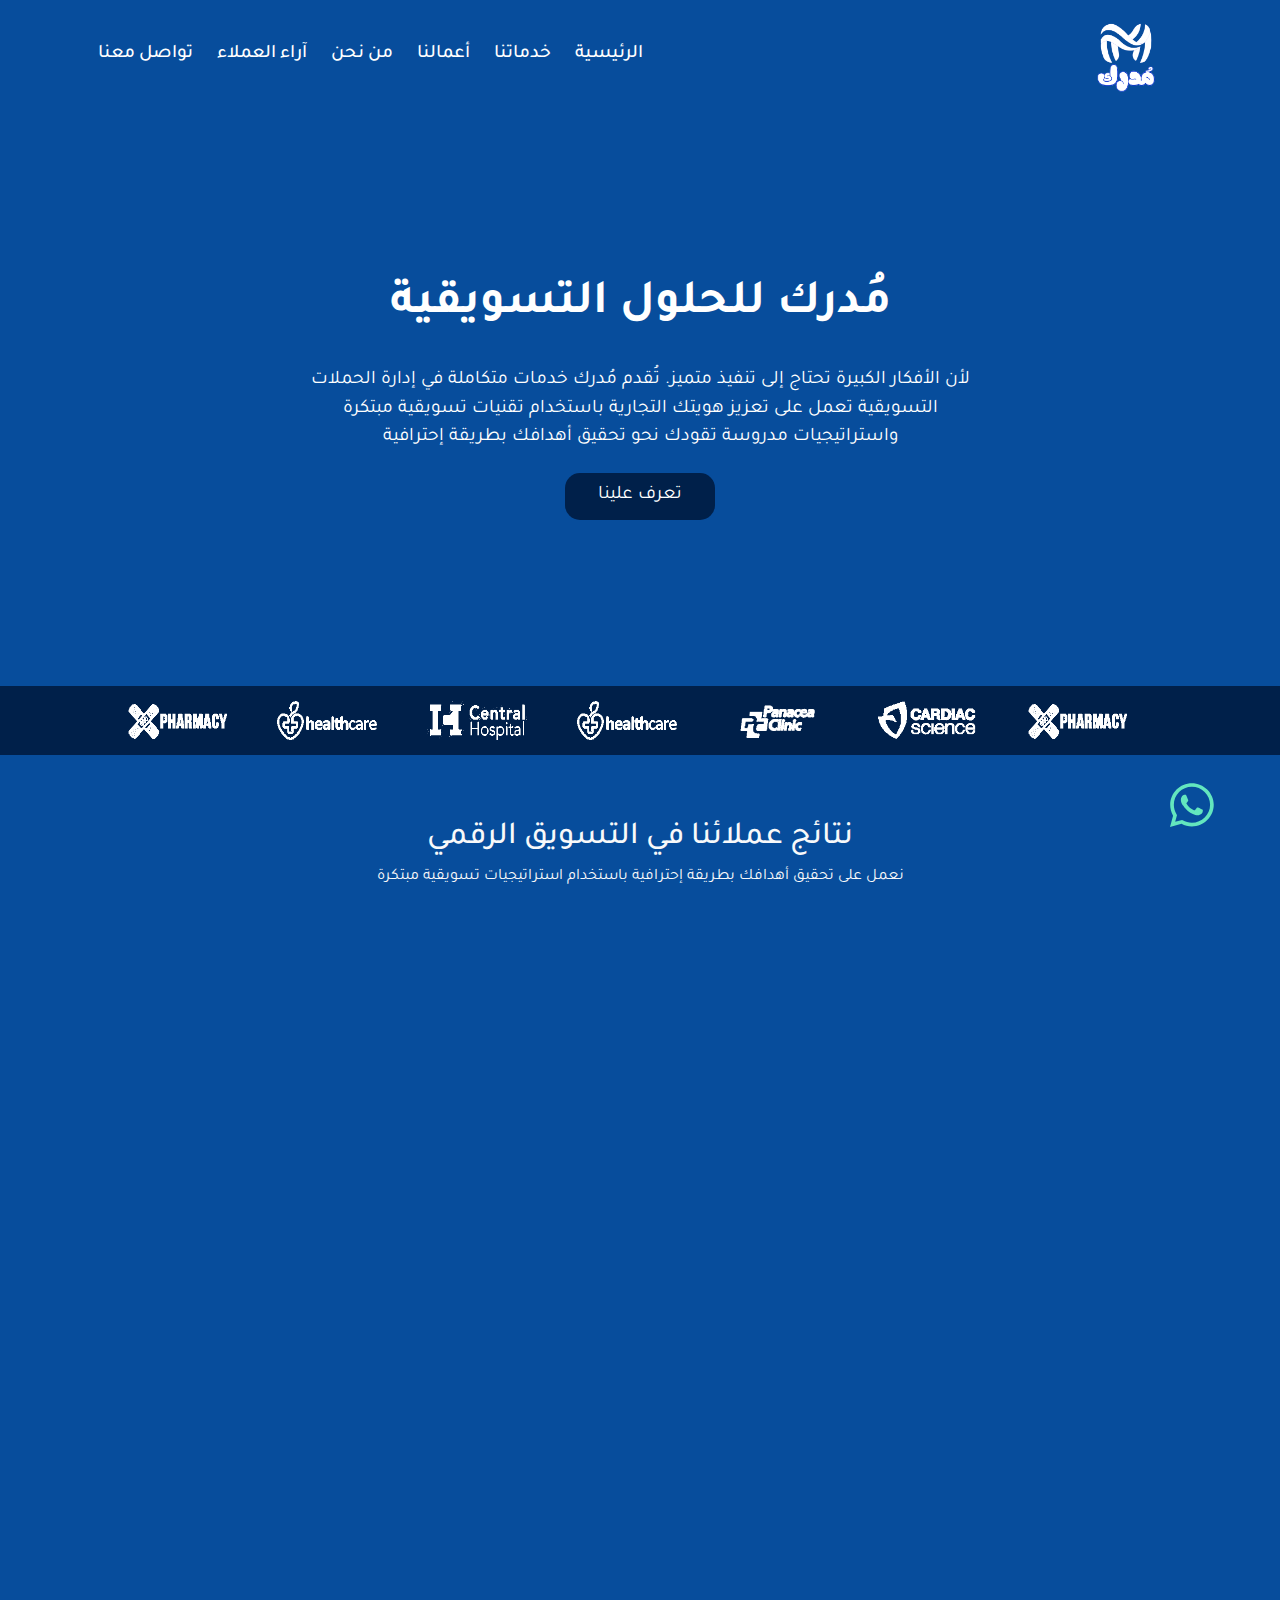
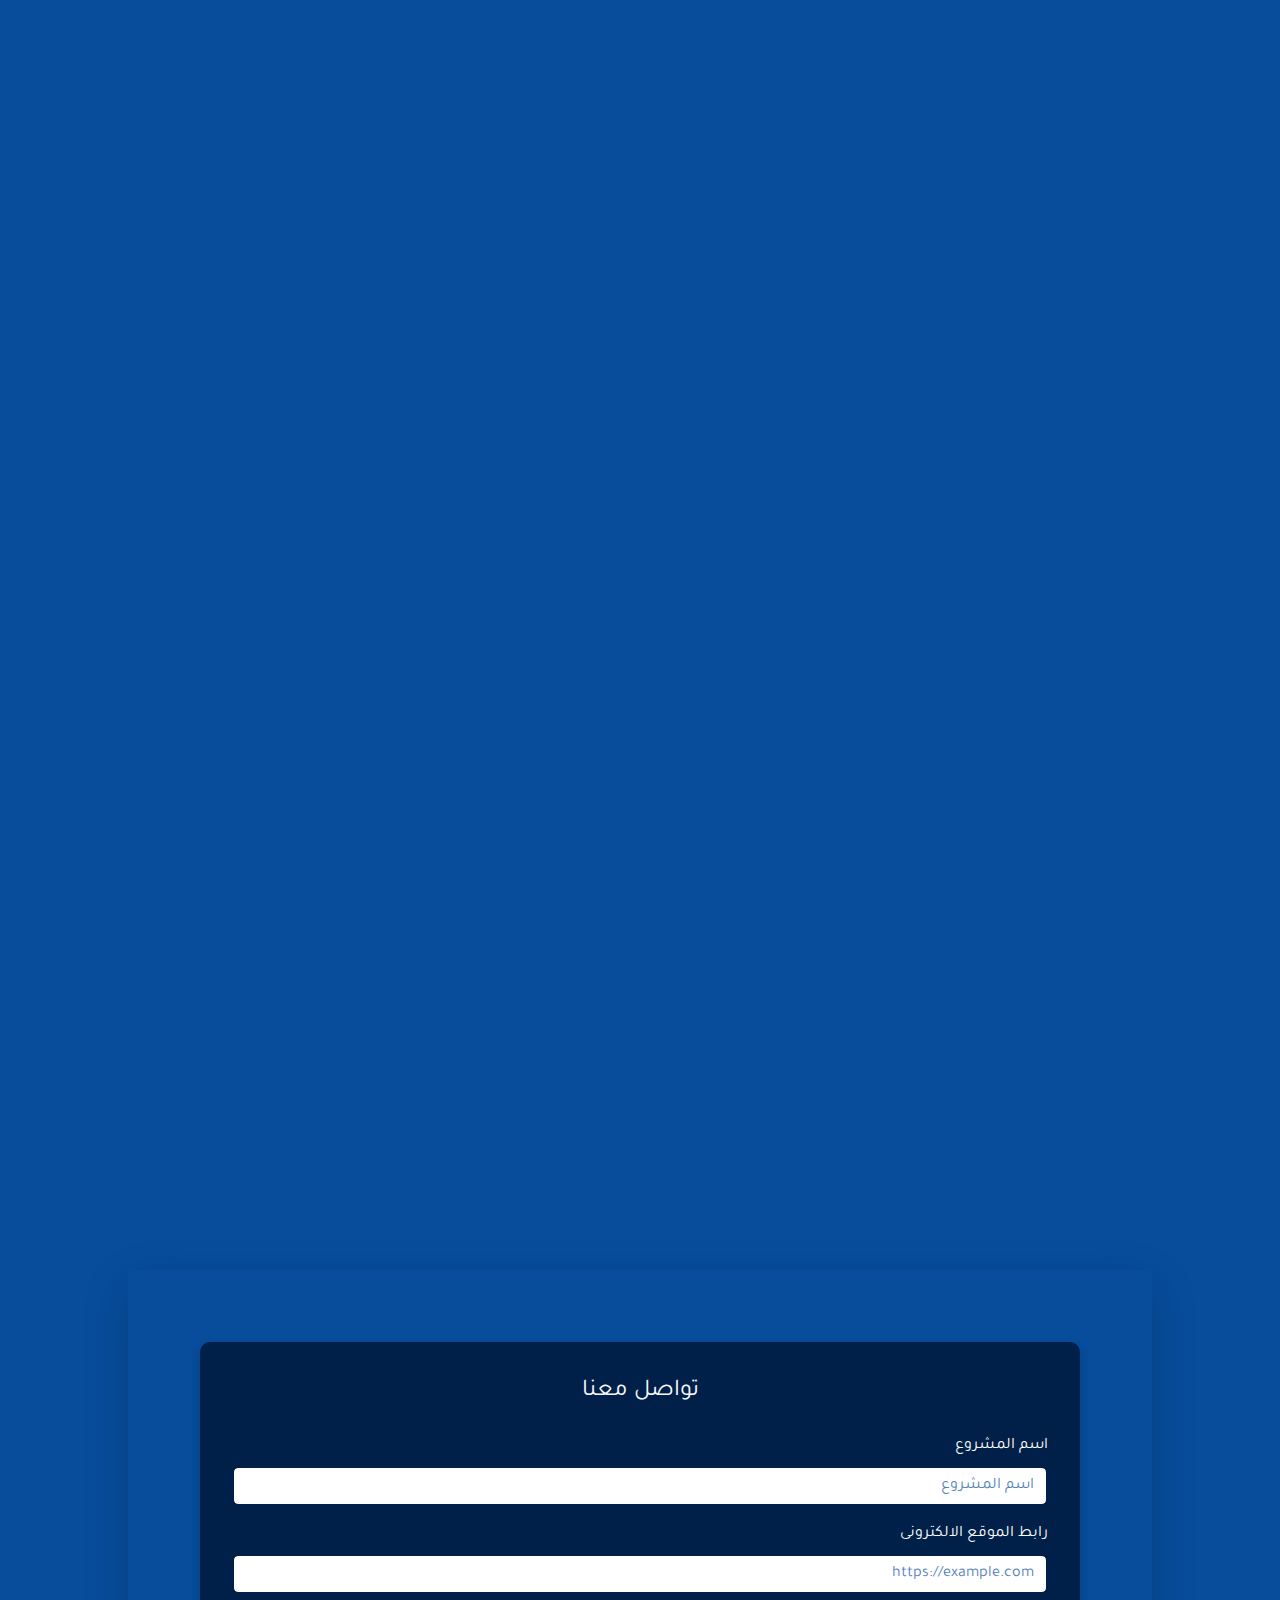
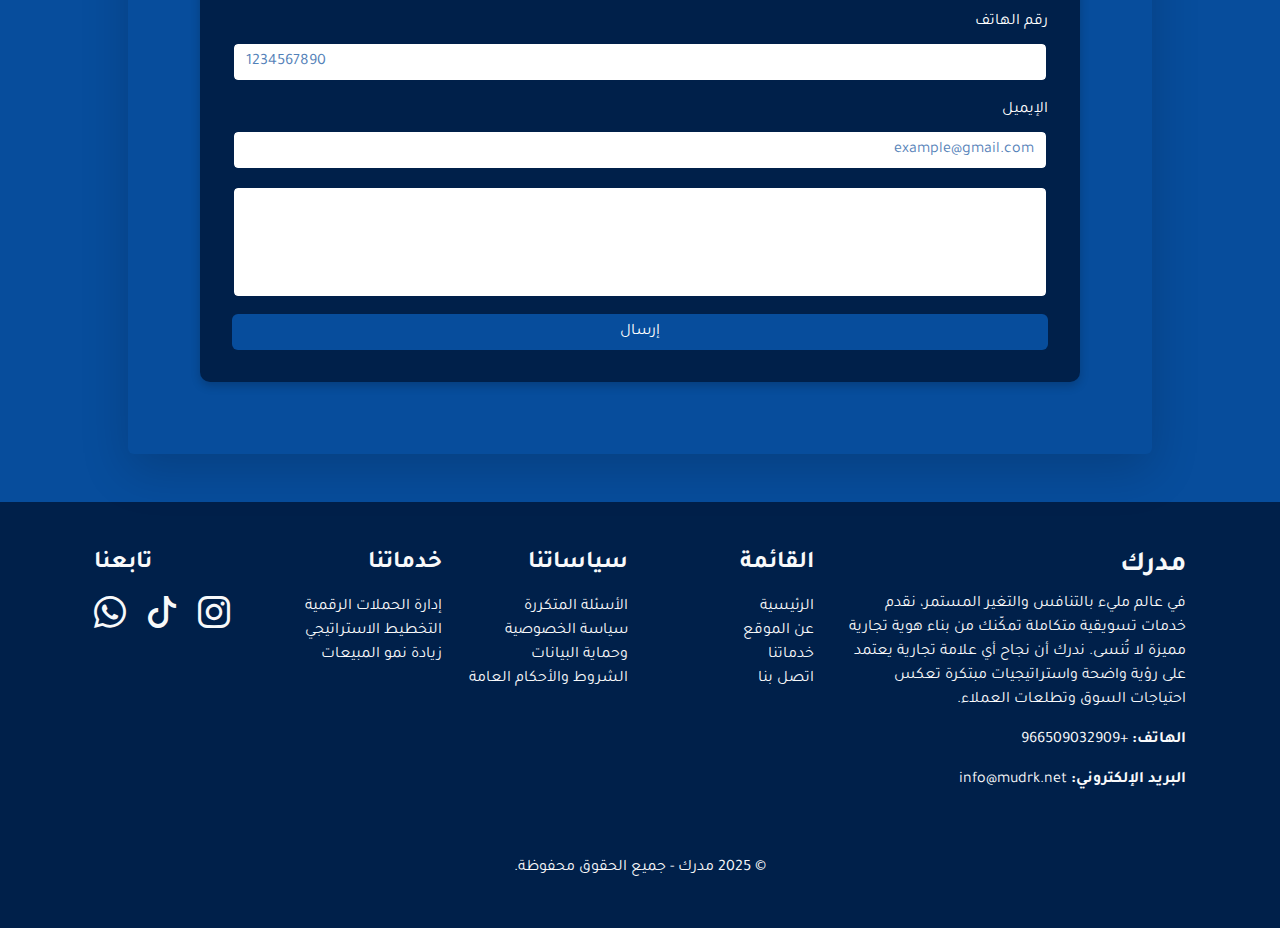
<file: index.html>
<!DOCTYPE html>
<html lang="en">
  <head>
    <meta charset="UTF-8" />
    <meta name="viewport" content="width=device-width, initial-scale=1.0" />
    <title>مُدرك - للحول التسويقية</title>

    <!-- Keywords for SEO -->
    <meta
      name="keywords"
      content="وكالة تسويق رقمي, إدارة الحملات الإعلانية, استراتيجيات التسويق الرقمي, تحليل المنافسين في السوق, تسويق عبر وسائل التواصل الاجتماعي, تحسين الاستهداف الإعلاني, زيادة المبيعات عبر الإعلانات, نمو الأعمال من خلال التسويق, الحملات الإعلانية المدفوعة, تخطيط استراتيجي للتسويق, كيفية تحسين أداء الحملات الإعلانية, أفضل استراتيجيات الإعلان على تيك توك وإنستجرام, دراسة السوق والمنافسين قبل إطلاق الحملات, طرق مبتكرة لجذب العملاء وزيادة الأرباح, كيفية تحديد الجمهور المستهدف في التسويق الرقمي, أدوات تحليل المنافسين في التسويق الإلكتروني, أسرار التسويق الناجح لزيادة النمو والمبيعات, استراتيجيات تسويقية لزيادة الأرباح, كيفية جذب العملاء المحتملين وتحويلهم إلى مشترين, زيادة المبيعات عبر التسويق الإلكتروني, تحقيق نمو سريع للشركات الناشئة, تحسين عائد الاستثمار في الإعلانات, كيفية بناء هوية تجارية قوية وجذب العملاء, التسويق بالمحتوى لزيادة المبيعات, تحسين استهداف الإعلانات للوصول إلى العملاء المثاليين, دراسة وتحليل السوق قبل إطلاق الحملات الإعلانية, استراتيجيات التسويق المبني على البيانات, كيفية تحليل سلوك العملاء لبناء استراتيجيات تسويق ناجحة, أهمية الاستهداف الذكي في نجاح الإعلانات الرقمية"
    />

    <!-- Meta Description for SEO -->
    <meta
      name="description"
      content="مُدرك هي وكالة تسويق رقمي تقدم استراتيجيات تسويقية مبتكرة وإدارة الحملات الإعلانية عبر منصات التواصل الاجتماعي مثل تيك توك وإنستجرام، مع تحليل دقيق للمنافسين ودراسة السوق لزيادة المبيعات وتحقيق نمو سريع للشركات الناشئة."
    />

    <link rel="stylesheet" href="./assets/css/bootstrap.min.css" />
    <link rel="stylesheet" href="./assets/css/all.min.css" />
    <link rel="stylesheet" href="./assets/css/style.css" />
    <link rel="stylesheet" href="./assets/css/animate.css">
    <link
      rel="stylesheet"
      href="https://cdn.jsdelivr.net/npm/bootstrap-icons@1.11.3/font/bootstrap-icons.min.css"
    />
    <link
      rel="shortcut icon"
      href="./assets/img/icon.png"
      type="image/x-icon"
    />

    <!-- Google Tag Manager -->
    <script>
      (function (w, d, s, l, i) {
        w[l] = w[l] || [];
        w[l].push({ "gtm.start": new Date().getTime(), event: "gtm.js" });
        var f = d.getElementsByTagName(s)[0],
          j = d.createElement(s),
          dl = l != "dataLayer" ? "&l=" + l : "";
        j.async = true;
        j.src = "https://www.googletagmanager.com/gtm.js?id=" + i + dl;
        f.parentNode.insertBefore(j, f);
      })(window, document, "script", "dataLayer", "GTM-TT8KZXKL");
    </script>
    <!-- End Google Tag Manager -->
  </head>
  <body>
    <!-- Google Tag Manager (noscript) -->
    <noscript>
      <iframe
        src="https://www.googletagmanager.com/ns.html?id=GTM-TT8KZXKL"
        height="0"
        width="0"
        style="display: none; visibility: hidden"
      ></iframe>
    </noscript>
    <!-- End Google Tag Manager (noscript) -->
    <!-- Start NavBar -->
    <nav class="navbar navbar-expand-lg">
      <div class="container">
        <a
          class="navbar-brand"
          href="./index.html"
          title="الرئيسية - مدرك للحول التسويقة "
        >
          <img src="./assets/img/logo.png" alt="شعار وكالة تسويق رقمي" />
        </a>
        <button
          class="navbar-toggler"
          type="button"
          data-bs-toggle="collapse"
          data-bs-target="#navbarSupportedContent"
          aria-controls="navbarSupportedContent"
          aria-expanded="false"
          aria-label="Toggle navigation"
          style="color: aliceblue; border-radius: 5px; border: none"
        >
          <span class="navbar-toggler-icon"></span>
        </button>
        <div class="collapse navbar-collapse" id="navbarSupportedContent">
          <ul class="navbar-nav me-auto mb-2 mb-lg-0">
            <li class="nav-item">
              <a
                class="nav-link"
                aria-current="page"
                href="./index.html"
                title="الصفحة الرئيسية"
              >
                الرئيسية
              </a>
            </li>
            <li class="nav-item">
              <a
                class="nav-link"
                href="#slider-body"
                title="استكشف خدماتنا في التسويق الرقمي"
              >
                خدماتنا
              </a>
            </li>
            <li class="nav-item">
              <a
                class="nav-link"
                href="#features"
                title="اكتشف أعمالنا السابقة"
              >
                أعمالنا
              </a>
            </li>
            <li class="nav-item">
              <a
                class="nav-link"
                href="#slider_section"
                title="معلومات عنا كوكالة تسويق رقمي"
              >
                من نحن
              </a>
            </li>
            <li class="nav-item">
              <a class="nav-link" href="#team" title="آراء عملائنا حول خدماتنا">
                آراء العملاء
              </a>
            </li>
            <li class="nav-item">
              <a
                class="nav-link"
                href="#section"
                title="تواصل معنا للحصول على استشارات تسويقية"
              >
                تواصل معنا
              </a>
            </li>
          </ul>
        </div>
      </div>
      <div style="position: fixed; bottom: 50px; right: 50px; font-size: 40px; z-index: 10;">
        <a
        href="https://wa.me/966509032909"
        class="text-decoration-none text-success me-3"
        target="_blank"
      >
      <i class="fa-brands fa-whatsapp fa-bounce fa-sm" style="color: #63E6BE; font-size: 50px;"></i>
      </a>
      </div>
    </nav>
    <!-- End NavBar -->
    <div class="landing d-flex justify-content-center align-items-center wow fadeInDownBig" data-wow-duration="2s">
      <div class="text-center text-light">
        <h1>مُدرك للحلول التسويقية</h1>
        <p>
          لأن الأفكار الكبيرة تحتاج إلى تنفيذ متميز. تُقدم مُدرك خدمات متكاملة
          في إدارة الحملات التسويقية تعمل على تعزيز هويتك التجارية باستخدام
          تقنيات تسويقية مبتكرة واستراتيجيات مدروسة تقودك نحو تحقيق أهدافك
          بطريقة إحترافية
        </p>
        <button
          class="btn btn-main"
          title="اطلب الآن لتحسين حملاتك الإعلانية وزيادة المبيعات"
        >
          تعرف علينا
        </button>
      </div>
    </div>
    <!-- Start Slider Bar -->
    <div class="slider-body">
      <div class="slider">
        <div class="slide-track right" id="slide-track">
          <!-- عرض بعض الكلمات المفتاحية المرتبطة بالخدمات -->
          <div class="slide">
            <p>
              استراتيجيات تسويقية مبتكرة لزيادة المبيعات عبر وسائل التواصل
              الاجتماعي
            </p>
          </div>
          <div class="slide">
            <p>تحليل المنافسين في السوق لتحسين استراتيجيات الإعلان الرقمية</p>
          </div>
          <div class="slide">
            <p>الحملات الإعلانية المدفوعة لتعزيز الاستهداف وزيادة الأرباح</p>
          </div>
          <div class="slide">
            <p>كيفية تحسين أداء الحملات الإعلانية لتحقيق نمو الأعمال</p>
          </div>
        </div>
      </div>
    </div>
    <!-- End Slider Bar -->
    <!-- Start Features -->
    <div class="features text-center pb-5" id="features">
      <div class="container">
        <div class="main-title mb-5 position-relative">
          <h2 class="text-light">نتائج عملائنا في التسويق الرقمي</h2>
          <p class="text-light text-uppercase">
            نعمل على تحقيق أهدافك بطريقة إحترافية باستخدام استراتيجيات تسويقية
            مبتكرة
          </p>
        </div>
        <div class="row">
          <div class="col-md-6 col-lg-4 wow fadeInRightBig" data-wow-duration="2s">
            <div class="feat">
              <i class="fa-solid fa-arrow-up-right-dots"></i>
            </div>
            <h4 class="mb-3 mt-3 text-uppercase wow fadeInUpBig">زيادة المبيعات</h4>
            <p class="text-light lh-lg wow fadeInUpBig">
              زيادة مبيعات العميل بنسبة 30% خلال الشهر الأول من الحملة التسويقية
              باستخدام تقنيات الإعلان المدفوع.
            </p>
          </div>
          <div class="col-md-6 col-lg-4 wow fadeInUpBig" data-wow-duration="2s">
            <div class="feat">
              <i class="fa-solid fa-city"></i>
            </div>
            <h4 class="mb-3 mt-3 text-uppercase wow fadeInUpBig">المشاريع التسويقية</h4>
            <p class="text-light lh-lg wow fadeInUpBig">
              تنفيذ أكثر من 167 مشروع تسويقي ناجح خلال العام الأول، بما في ذلك
              الحملات المدفوعة على وسائل التواصل الاجتماعي.
            </p>
          </div>
          <div class="col-md-6 col-lg-4 wow fadeInUpBig" data-wow-duration="2s">
            <div class="feat">
              <i class="fa-solid fa-pen-to-square"></i>
            </div>
            <h4 class="mb-3 mt-3 text-uppercase wow fadeInUpBig">الحملات الرقمية الناجحة</h4>
            <p class="text-light lh-lg wow fadeInUpBig">
              تنفيذ أكثر من 4 آلاف حملة رقمية ناجحة، مما أدى إلى تعزيز الاستهداف
              وتحقيق أهداف النمو.
            </p>
          </div>
        </div>
      </div>
    </div>
    <!-- End Features -->
    <!-- Start Slider Section -->
    <section class="slider_section wow fadeOut" data-wow-duration="2s" id="slider_section">
      <div id="customCarousel1" class="carousel slide" data-ride="carousel">
        <div class="carousel-inner">
          <div class="carousel-item active">
            <div class="container">
              <div class="row">
                <div class="col-md-6">
                  <div class="detail-box">
                    <h1 class="text-light">من نحن <br />تعرف علينا</h1>
                    <p class="text-light lh-lg">
                      في عالم مليء بالتنافس المستمر، تُقدم شركة مُدرك للحلول
                      التسويقية خدمات تسويقية مبتكرة تهدف إلى بناء هوية تجارية
                      فريدة وقوية. ندرك أن نجاح أي علامة تجارية يعتمد على تبني
                      استراتيجيات تسويقية مبتكرة، ونحن نمتلك فريقًا متخصصًا
                      يمتلك الخبرة والمهارات اللازمة لتصميم حملات تسويقية
                      متكاملة تحقق النجاح. نستخدم أحدث التقنيات الرقمية لتقديم
                      حلول تسويقية متميزة تساهم في تعزيز وجودك على الإنترنت
                      وتوسيع قاعدة عملائك. نلتزم بتطبيق أفضل الممارسات في مجال
                      التسويق لتوفير نتائج ملموسة على المدى القصير والطويل.
                    </p>
                  </div>
                </div>
                <div class="col-md-6">
                  <div class="img-box">
                    <img
                      src="./assets/img/slider-img.png"
                      alt="مُدرك للحلول التسويقية"
                    />
                  </div>
                </div>
              </div>
            </div>
          </div>
        </div>
      </div>
    </section>
    <!-- End Slider Section -->
    <!-- Start Our Team -->
    <div class="team text-center pb-5 pt-5" id="team">
      <div class="container pb-5 pt-5">
        <h2 class="fw-bold text-light wow flipInX">آراء شركائنا</h2>
        <p class="text-white-50 mb-5 wow flipInX">
          في مُدرك نعتز بآراء شركائنا ونفخر بتقديم أفضل الخدمات و الحلول
          التسويقية التي تعكس على نجاح مشاريعهم وتلبي احتياجاتهم بطريقة إحترافية
        </p>
        <div class="row">
          <div class="col-md-6 col-lg-3 wow bounceInRight" data-wow-duration="3s">
            <div class="box">
              <img
                class="img-fluid rounded-circle wow bounceInUp"
                src="./assets/img/img.webp"
                alt="صورة العميل محمد ربيع"
              />
              <h4 class="p-3 wow bounceInUp" data-wow-duration="2s">نواف ابوخالد</h4>
              <p class="text-white-50 p-2 wow bounceInUp" data-wow-duration="2s">
                من لايشكر الناس لا يشكر الله شكراً لكم من الأعماق ابتدينا معهم ب ٥ الاف والان ولله الحمد وصلنا فوق ١٠٠ الف شكراً لحرصكم على نجاحنا وشكراً لأمانتكم معنا ✨🙏
              </p>
            </div>
          </div>
          <div class="col-md-6 col-lg-3  wow bounceInUp" data-wow-duration="3s">
            <div class="box" >
              <img
                class="img-fluid rounded-circle wow bounceInUp"
                src="./assets/img/img.webp"
                alt="صورة العميلة سارة احمد"
              />
              <h4 class="p-3 wow bounceInUp" data-wow-duration="2s"> سعود الرميح</h4>
              <p class="text-white-50 p-2 wow bounceInUp" data-wow-duration="2s">
                أداء استثنائي وخدمة أكثر من رائعة الفريق متجاوب ومتعاونين مره ، بمشيئة الله ستكون بيننا اعمال اكثر و اكثر لا تترددوا في التعامل معهم و الاستفادة من خبراتهم.              </p>
            </div>
          </div>
          <div class="col-md-6 col-lg-3 wow bounceInUp" data-wow-duration="3s">
            <div class="box">
              <img
                class="img-fluid rounded-circle wow bounceInUp"
                src="./assets/img/img.webp"
                alt="صورة العميل أحمد علي"
              />
              <h4 class="p-3 wow bounceInUp" data-wow-duration="2s"> عبدالعزيز القحطاني</h4>
              <p class="text-white-50 p-2 wow bounceInUp" data-wow-duration="2s">
                من أفضل الأشخاص الفاهمة في مجال التسويق نصيحة مني اذا ودك تشتغل مع ناس ذمة وضمير لا تتعداهم ، يكفيك الضمان الذهبي الي حاطينه ماتدفع ريال لهم لحد ماتحقق مبيعات 👍 يعطيكم الف عافية 🙏
              </p>
            </div>
          </div>
          <div class="col-md-6 col-lg-3 wow bounceInUp" data-wow-duration="3s">
            <div class="box">
              <img
                class="img-fluid rounded-circle wow bounceInUp"
                src="./assets/img/img.webp"
                alt="صورة العميلة ساره الاجدر"
              />
              <h4 class="p-3 wow bounceInUp" data-wow-duration="2s">ساره الاجدر</h4>
              <p class="text-white-50 p-2 wow bounceInUp" data-wow-duration="2s">
                ما شاء الله تبارك الرحمن ، حقيقة كنت أبحث عن وكالة و أشخاص تعي م تقول وتفهم م تعمل فلم أجد إلا Modrek شباب فاهمين و متألقين في مجال التسويق الالكتروني
              </p>
            </div>
          </div>
        </div>
      </div>
    </div>
    <!-- End Our Team -->
    <!-- Start Contact Us -->
    <section class="min-vh-80 pt-5 pb-5 d-flex justify-content-center align-items-center" id="section">
      <div class="row contact-form shadow-lg rounded position-relative p-4" id="container">
        <div class="col-12 p-5 d-flex justify-content-center align-items-center">
          <form id="contactForm" class="w-100 form-custom" dir="rtl">
            <legend class="mb-4 fs-4 text-light text-center">تواصل معنا</legend>

            <div class="mb-3">
              <label for="project_name" class="form-label text-white">اسم المشروع</label>
              <input type="text" class="form-control input-custom" id="project_name" placeholder="اسم المشروع" required />
            </div>

            <div class="mb-3">
              <label for="product_url" class="form-label text-white">رابط الموقع الالكترونى</label>
              <input type="url" class="form-control input-custom" id="product_url" placeholder="https://example.com" required />
            </div>

            <div class="mb-3">
              <label for="phone" class="form-label text-white">رقم الهاتف</label>
              <input type="tel" class="form-control input-custom" id="phone" placeholder="1234567890" required />
            </div>

            <div class="mb-3">
              <label for="email" class="form-label text-white">الإيميل</label>
              <input type="email" class="form-control input-custom" id="email" placeholder="example@gmail.com" required />
            </div>

            <div class="form-floating mb-3">
              <textarea class="form-control input-custom" id="message" style="height: 7rem; resize: none" placeholder="اكتب رسالتك هنا..." required></textarea>
              <label for="message" class="text-white">رسالتك</label>
            </div>

            <div class="d-grid gap-2">
              <button type="submit" class="btn btn-custom">إرسال</button>
            </div>
          </form>
        </div>
      </div>
    </section>
    <!-- End Contact Us -->
    <!-- Start Footer -->
    <footer class="text-light py-5">
      <div class="container px-4">
        <div class="row d-flex justify-content-between align-items-start">
          <!-- About Section -->
          <div class="col-12 col-lg-4 mb-4">
            <h3 class="fw-bold text-uppercase">مدرك</h3>
            <p>
              في عالم مليء بالتنافس والتغير المستمر، نقدم خدمات تسويقية متكاملة
              تمكّنك من بناء هوية تجارية مميزة لا تُنسى. ندرك أن نجاح أي علامة
              تجارية يعتمد على رؤية واضحة واستراتيجيات مبتكرة تعكس احتياجات
              السوق وتطلعات العملاء.
            </p>
            <p><strong>الهاتف:</strong> +966509032909</p>
            <p>
              <strong>البريد الإلكتروني:</strong>
              <a href="mailto:info@mudrk.net" class="text-decoration-none text-light">info@mudrk.net</a>
            </p>            
          </div>

          <!-- Main Navigation Links -->
          <div class="col-6 col-lg-2 mb-4">
            <h4 class="fw-bold">القائمة</h4>
            <ul class="list-unstyled">
              <li>
                <a href="/" class="text-decoration-none text-light">الرئيسية</a>
              </li>
              <li>
                <a href="#about" class="text-decoration-none text-light"
                  >عن الموقع</a
                >
              </li>
              <li>
                <a href="#services" class="text-decoration-none text-light"
                  >خدماتنا</a
                >
              </li>
              <li>
                <a href="#contact" class="text-decoration-none text-light"
                  >اتصل بنا</a
                >
              </li>
            </ul>
          </div>

          <!-- Useful Links -->
          <div class="col-6 col-lg-2 mb-4">
            <h4 class="fw-bold">سياساتنا</h4>
            <ul class="list-unstyled">
              <li>
                <a href="./asked_questions.html" class="text-decoration-none text-light">
                  الأسئلة المتكررة
                </a>
              </li>
              <li>
                <a href="./privacy_policy.html" class="text-decoration-none text-light">
                  سياسة الخصوصية وحماية البيانات
                </a>
              </li>
              <li>
                <a href="./conditions.html" class="text-decoration-none text-light">
                  الشروط والأحكام العامة
                </a>
              </li>
            </ul>
          </div>
          

          <!-- Services Section -->
          <div class="col-6 col-lg-2 mb-4" id="services">
            <h4 class="fw-bold">خدماتنا</h4>
            <ul class="list-unstyled">
              <li>
                <a
                  href="#digital-campaigns"
                  class="text-decoration-none text-light"
                  >إدارة الحملات الرقمية</a
                >
              </li>
              <li>
                <a
                  href="#strategic-planning"
                  class="text-decoration-none text-light"
                  >التخطيط الاستراتيجي</a
                >
              </li>
              <li>
                <a href="#sales-growth" class="text-decoration-none text-light"
                  >زيادة نمو المبيعات</a
                >
              </li>
            </ul>
          </div>

          <!-- Social Media Links -->
          <div class="col-12 col-lg-2 text-lg-start mb-4">
            <h4 class="fw-bold">تابعنا</h4>
            <div>
              <a
                href="https://www.instagram.com/mudrk360?igsh=eHA2dmJ1M3JsNzh1&utm_source=qr"
                class="text-decoration-none text-light me-3"
                target="_blank"
              >
                <i class="bi bi-instagram fs-2"></i>
              </a>
              <a
                href="https://www.tiktok.com/@mudrk360?_t=ZS-8tWvEMHPEoh&_r=1"
                class="text-decoration-none text-light me-3"
                target="_blank"
              >
              <i class="bi bi-tiktok fs-2"></i>
              </a>
              <a
                href="https://wa.me/966509032909"
                class="text-decoration-none text-light me-3"
                target="_blank"
              >
              <i class="bi bi-whatsapp fs-2"></i>
              </a>
            </div>
          </div>
        </div>
        <!-- Footer Bottom -->
        <div class="text-center mt-4">
          <p class="mb-0">&copy; 2025 مدرك - جميع الحقوق محفوظة.</p>
        </div>
      </div>
    </footer>
    <!-- End Footer -->
    <script src="./assets/js/script.js"></script>
    <script src="./assets/js/wow.min.js"></script>
    <script src="./assets/js/all.min.js"></script>
    <script src="./assets/js/bootstrap.bundle.js"></script>
    <script src="./assets/js/send_email.js"></script>
    <script>
      new WOW().init();
    </script>
  </body>
</html>
</file>
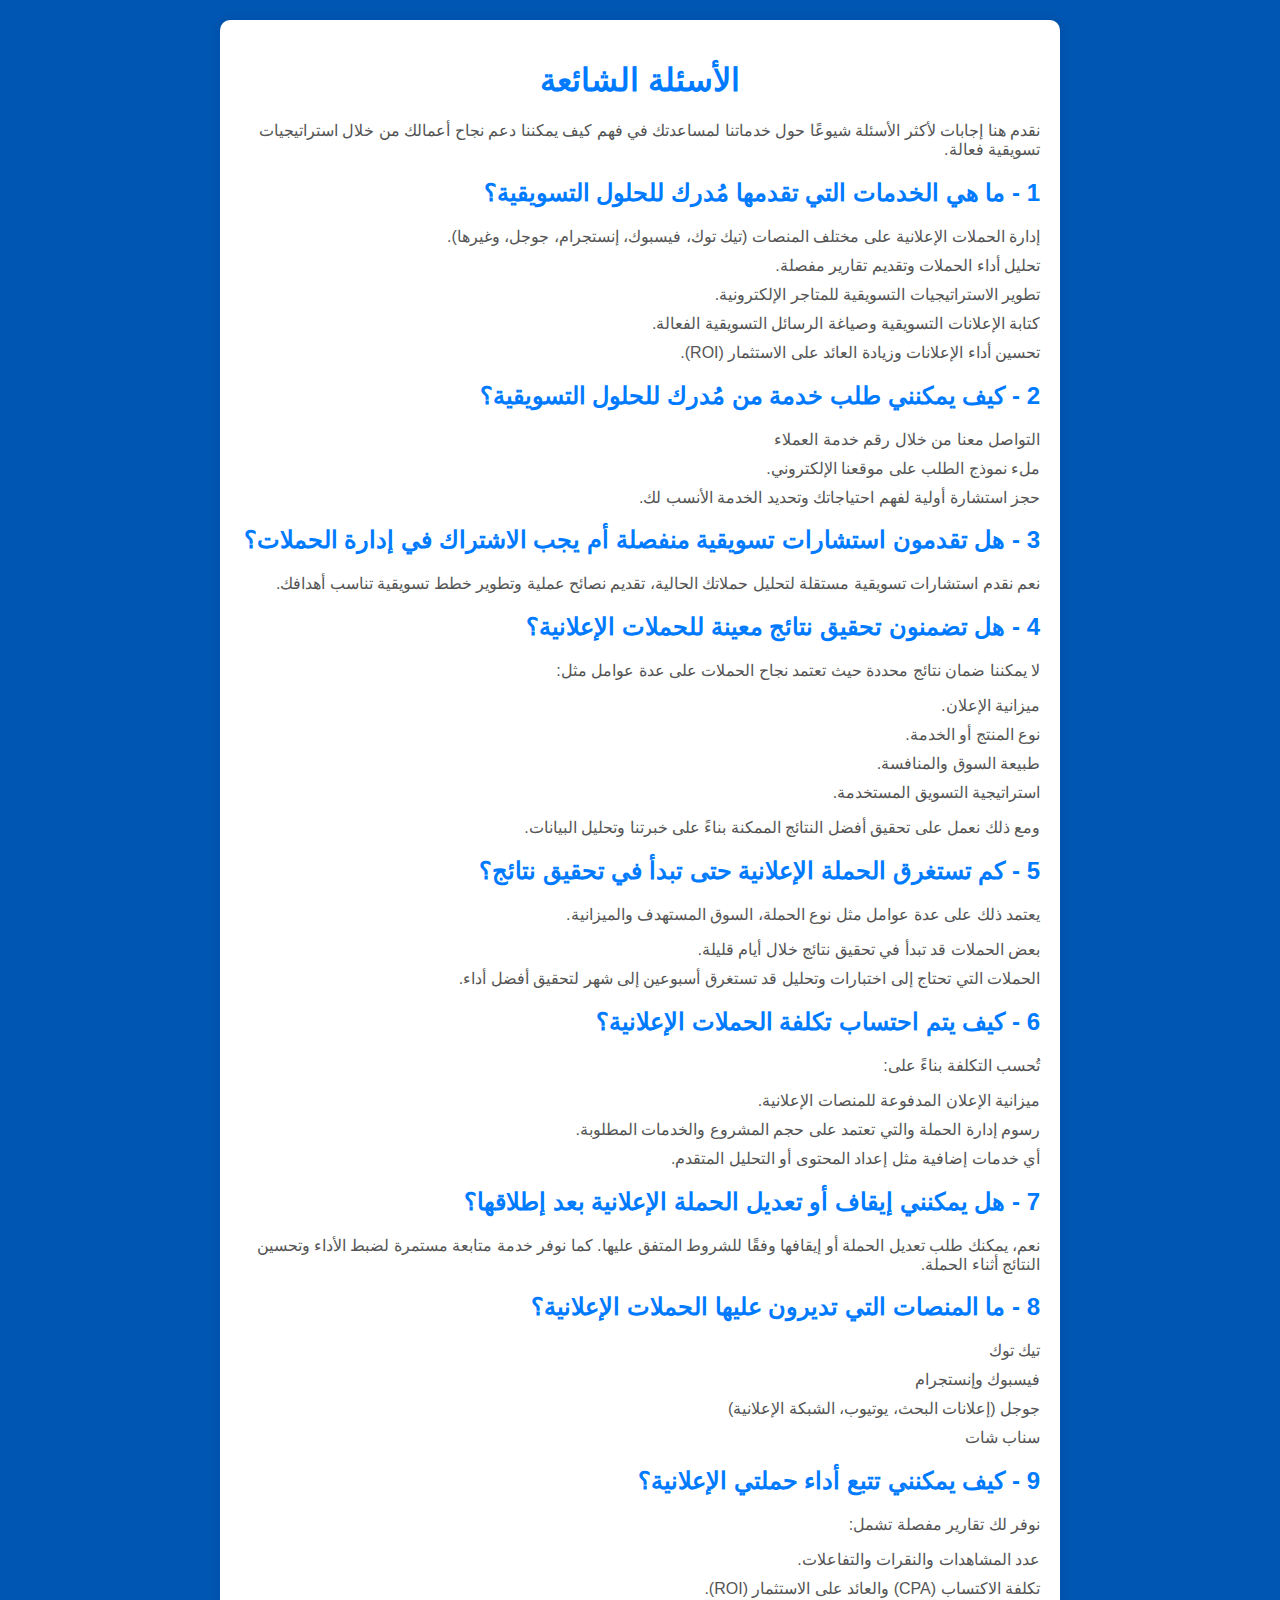
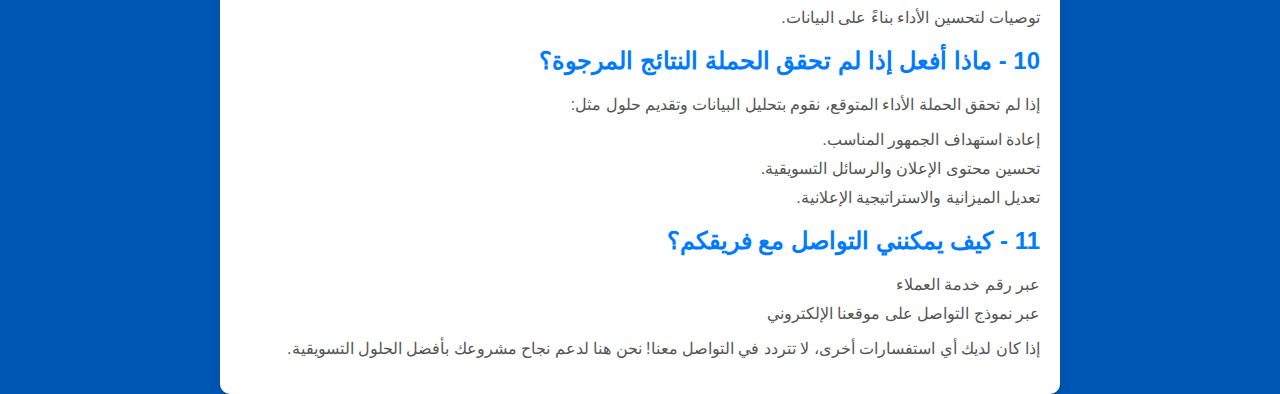
<file: asked_questions.html>
<!DOCTYPE html>
<html lang="ar">
<head>
    <meta charset="UTF-8">
    <meta name="viewport" content="width=device-width, initial-scale=1.0">
    <title>الأسئلة الشائعة</title>
    <style>
        body {
            font-family: Arial, sans-serif;
            direction: rtl;
            text-align: right;
            margin: 0;
            padding: 0;
            background-color: #0056b3;
        }
        .container {
            max-width: 800px;
            margin: auto;
            background: #fff;
            padding: 20px;
            border-radius: 10px;
            box-shadow: 0 0 10px rgba(0, 0, 0, 0.1);
            margin-top: 20px;
        }
        h1{
            text-align: center;
        }
        h1, h2 {
            color: #007bff;
        }
        p, ul {
            font-size: 16px;
            color: #555;
        }
        ul {
            list-style-type: none;
            padding: 0;
        }
        li {
            margin-bottom: 10px;
        }
    </style>
</head>
<body>
    <div class="container">
        <h1>الأسئلة الشائعة</h1>
        <p>نقدم هنا إجابات لأكثر الأسئلة شيوعًا حول خدماتنا لمساعدتك في فهم كيف يمكننا دعم نجاح أعمالك من خلال استراتيجيات تسويقية فعالة.</p>
        
        <h2>1 - ما هي الخدمات التي تقدمها مُدرك للحلول التسويقية؟</h2>
        <ul>
            <li>إدارة الحملات الإعلانية على مختلف المنصات (تيك توك، فيسبوك، إنستجرام، جوجل، وغيرها).</li>
            <li>تحليل أداء الحملات وتقديم تقارير مفصلة.</li>
            <li>تطوير الاستراتيجيات التسويقية للمتاجر الإلكترونية.</li>
            <li>كتابة الإعلانات التسويقية وصياغة الرسائل التسويقية الفعالة.</li>
            <li>تحسين أداء الإعلانات وزيادة العائد على الاستثمار (ROI).</li>
        </ul>
        
        <h2>2 - كيف يمكنني طلب خدمة من مُدرك للحلول التسويقية؟</h2>
        <ul>
            <li>التواصل معنا من خلال رقم خدمة العملاء</li>
            <li>ملء نموذج الطلب على موقعنا الإلكتروني.</li>
            <li>حجز استشارة أولية لفهم احتياجاتك وتحديد الخدمة الأنسب لك.</li>
        </ul>
        
        <h2>3 - هل تقدمون استشارات تسويقية منفصلة أم يجب الاشتراك في إدارة الحملات؟</h2>
        <p>نعم نقدم استشارات تسويقية مستقلة لتحليل حملاتك الحالية، تقديم نصائح عملية وتطوير خطط تسويقية تناسب أهدافك.</p>
        
        <h2>4 - هل تضمنون تحقيق نتائج معينة للحملات الإعلانية؟</h2>
        <p>لا يمكننا ضمان نتائج محددة حيث تعتمد نجاح الحملات على عدة عوامل مثل:</p>
        <ul>
            <li>ميزانية الإعلان.</li>
            <li>نوع المنتج أو الخدمة.</li>
            <li>طبيعة السوق والمنافسة.</li>
            <li>استراتيجية التسويق المستخدمة.</li>
        </ul>
        <p>ومع ذلك نعمل على تحقيق أفضل النتائج الممكنة بناءً على خبرتنا وتحليل البيانات.</p>
        
        <h2>5 - كم تستغرق الحملة الإعلانية حتى تبدأ في تحقيق نتائج؟</h2>
        <p>يعتمد ذلك على عدة عوامل مثل نوع الحملة، السوق المستهدف والميزانية.</p>
        <ul>
            <li>بعض الحملات قد تبدأ في تحقيق نتائج خلال أيام قليلة.</li>
            <li>الحملات التي تحتاج إلى اختبارات وتحليل قد تستغرق أسبوعين إلى شهر لتحقيق أفضل أداء.</li>
        </ul>
        
        <h2>6 - كيف يتم احتساب تكلفة الحملات الإعلانية؟</h2>
        <p>تُحسب التكلفة بناءً على:</p>
        <ul>
            <li>ميزانية الإعلان المدفوعة للمنصات الإعلانية.</li>
            <li>رسوم إدارة الحملة والتي تعتمد على حجم المشروع والخدمات المطلوبة.</li>
            <li>أي خدمات إضافية مثل إعداد المحتوى أو التحليل المتقدم.</li>
        </ul>
        
        <h2>7 - هل يمكنني إيقاف أو تعديل الحملة الإعلانية بعد إطلاقها؟</h2>
        <p>نعم، يمكنك طلب تعديل الحملة أو إيقافها وفقًا للشروط المتفق عليها. كما نوفر خدمة متابعة مستمرة لضبط الأداء وتحسين النتائج أثناء الحملة.</p>
        
        <h2>8 - ما المنصات التي تديرون عليها الحملات الإعلانية؟</h2>
        <ul>
            <li>تيك توك</li>
            <li>فيسبوك وإنستجرام</li>
            <li>جوجل (إعلانات البحث، يوتيوب، الشبكة الإعلانية)</li>
            <li>سناب شات</li>
        </ul>
        
        <h2>9 - كيف يمكنني تتبع أداء حملتي الإعلانية؟</h2>
        <p>نوفر لك تقارير مفصلة تشمل:</p>
        <ul>
            <li>عدد المشاهدات والنقرات والتفاعلات.</li>
            <li>تكلفة الاكتساب (CPA) والعائد على الاستثمار (ROI).</li>
            <li>توصيات لتحسين الأداء بناءً على البيانات.</li>
        </ul>
        
        <h2>10 - ماذا أفعل إذا لم تحقق الحملة النتائج المرجوة؟</h2>
        <p>إذا لم تحقق الحملة الأداء المتوقع، نقوم بتحليل البيانات وتقديم حلول مثل:</p>
        <ul>
            <li>إعادة استهداف الجمهور المناسب.</li>
            <li>تحسين محتوى الإعلان والرسائل التسويقية.</li>
            <li>تعديل الميزانية والاستراتيجية الإعلانية.</li>
        </ul>
        
        <h2>11 - كيف يمكنني التواصل مع فريقكم؟</h2>
        <ul>
            <li>عبر رقم خدمة العملاء</li>
            <li>عبر نموذج التواصل على موقعنا الإلكتروني</li>
        </ul>
        
        <p>إذا كان لديك أي استفسارات أخرى، لا تتردد في التواصل معنا! نحن هنا لدعم نجاح مشروعك بأفضل الحلول التسويقية.</p>
    </div>
</body>
</html>
</file>
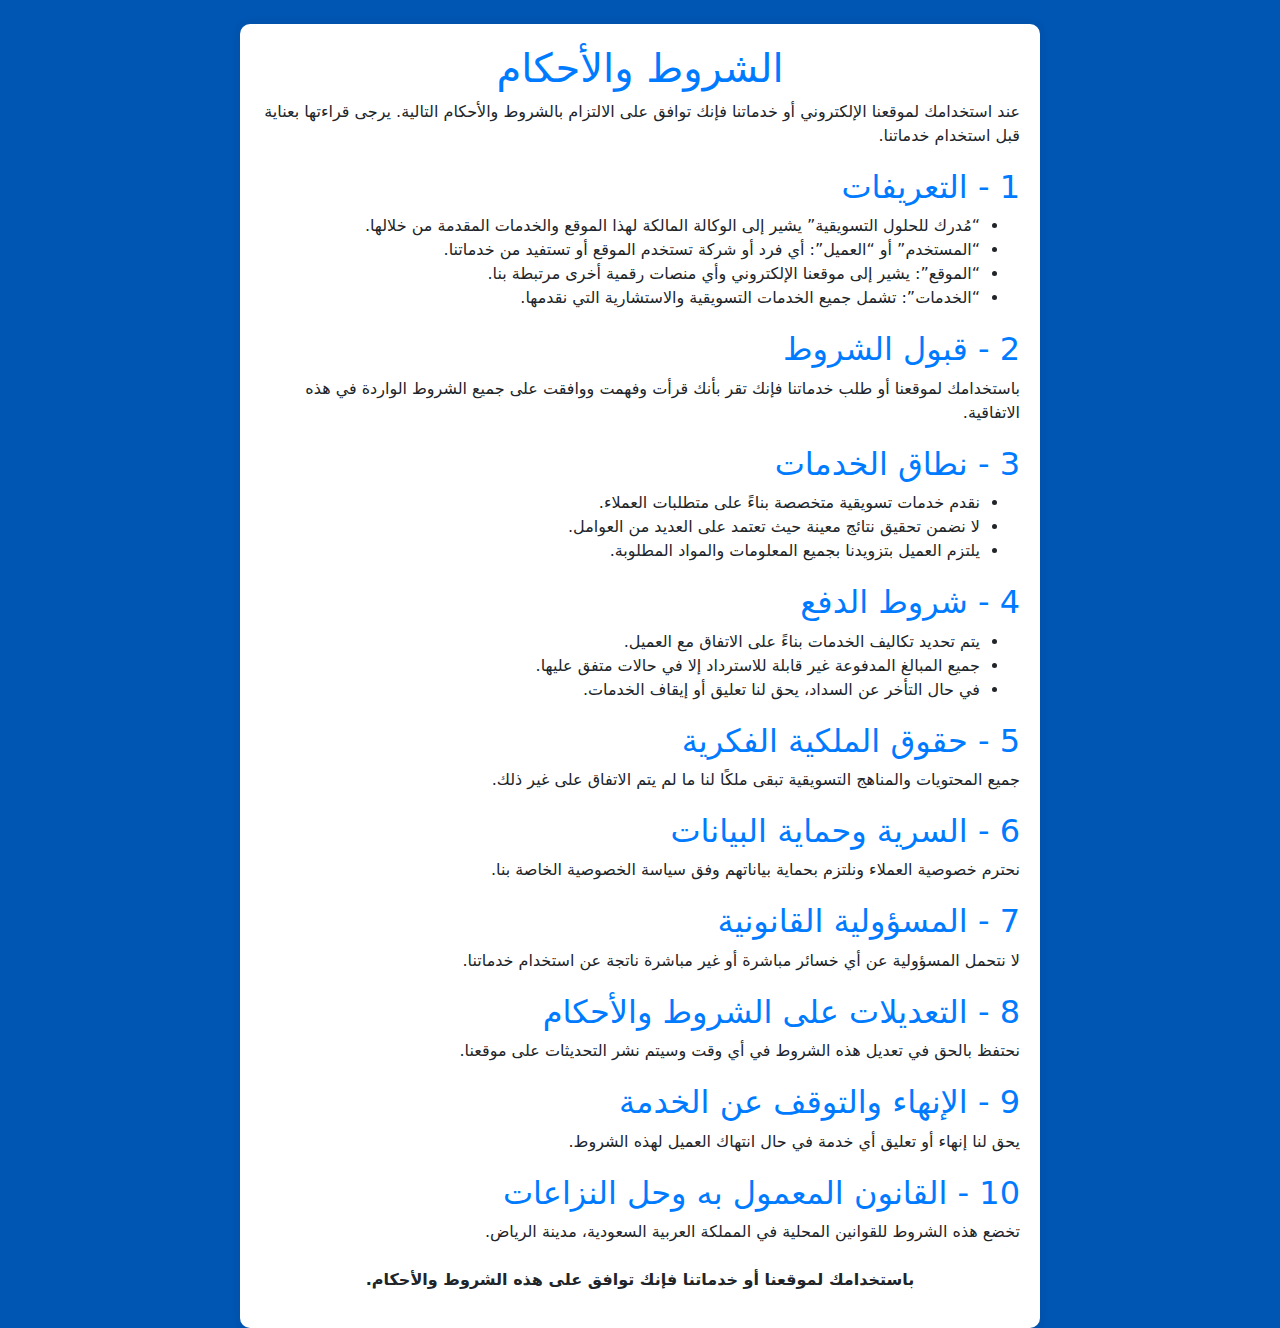
<file: conditions.html>
<!DOCTYPE html>
<html lang="ar">
<head>
    <meta charset="UTF-8">
    <meta name="viewport" content="width=device-width, initial-scale=1.0">
    <title>الشروط والأحكام</title>
    <link href="https://cdn.jsdelivr.net/npm/bootstrap@5.3.0/dist/css/bootstrap.min.css" rel="stylesheet">
    <style>
        body {
            background-color: #0056b3;
            direction: rtl;
            text-align: right;
        }
        .container {
            max-width: 800px;
            background: white;
            padding: 20px;
            border-radius: 10px;
            box-shadow: 0 0 10px rgba(0, 0, 0, 0.1);
            margin-top: 20px;
        }
        h1, h2 {
            color: #007bff;
        }
        h2 {
            color: #007bff;
            margin-top: 20px;
        }
    </style>
</head>
<body>
    <div class="container mt-4">
        <h1 class="text-center">الشروط والأحكام</h1>
        <p>عند استخدامك لموقعنا الإلكتروني أو خدماتنا فإنك توافق على الالتزام بالشروط والأحكام التالية. يرجى قراءتها بعناية قبل استخدام خدماتنا.</p>
        
        <h2>1 - التعريفات</h2>
        <ul>
            <li>“مُدرك للحلول التسويقية” يشير إلى الوكالة المالكة لهذا الموقع والخدمات المقدمة من خلالها.</li>
            <li>“المستخدم” أو “العميل”: أي فرد أو شركة تستخدم الموقع أو تستفيد من خدماتنا.</li>
            <li>“الموقع”: يشير إلى موقعنا الإلكتروني وأي منصات رقمية أخرى مرتبطة بنا.</li>
            <li>“الخدمات”: تشمل جميع الخدمات التسويقية والاستشارية التي نقدمها.</li>
        </ul>

        <h2>2 - قبول الشروط</h2>
        <p>باستخدامك لموقعنا أو طلب خدماتنا فإنك تقر بأنك قرأت وفهمت ووافقت على جميع الشروط الواردة في هذه الاتفاقية.</p>

        <h2>3 - نطاق الخدمات</h2>
        <ul>
            <li>نقدم خدمات تسويقية متخصصة بناءً على متطلبات العملاء.</li>
            <li>لا نضمن تحقيق نتائج معينة حيث تعتمد على العديد من العوامل.</li>
            <li>يلتزم العميل بتزويدنا بجميع المعلومات والمواد المطلوبة.</li>
        </ul>

        <h2>4 - شروط الدفع</h2>
        <ul>
            <li>يتم تحديد تكاليف الخدمات بناءً على الاتفاق مع العميل.</li>
            <li>جميع المبالغ المدفوعة غير قابلة للاسترداد إلا في حالات متفق عليها.</li>
            <li>في حال التأخر عن السداد، يحق لنا تعليق أو إيقاف الخدمات.</li>
        </ul>

        <h2>5 - حقوق الملكية الفكرية</h2>
        <p>جميع المحتويات والمناهج التسويقية تبقى ملكًا لنا ما لم يتم الاتفاق على غير ذلك.</p>
        
        <h2>6 - السرية وحماية البيانات</h2>
        <p>نحترم خصوصية العملاء ونلتزم بحماية بياناتهم وفق سياسة الخصوصية الخاصة بنا.</p>
        
        <h2>7 - المسؤولية القانونية</h2>
        <p>لا نتحمل المسؤولية عن أي خسائر مباشرة أو غير مباشرة ناتجة عن استخدام خدماتنا.</p>
        
        <h2>8 - التعديلات على الشروط والأحكام</h2>
        <p>نحتفظ بالحق في تعديل هذه الشروط في أي وقت وسيتم نشر التحديثات على موقعنا.</p>
        
        <h2>9 - الإنهاء والتوقف عن الخدمة</h2>
        <p>يحق لنا إنهاء أو تعليق أي خدمة في حال انتهاك العميل لهذه الشروط.</p>
        
        <h2>10 - القانون المعمول به وحل النزاعات</h2>
        <p>تخضع هذه الشروط للقوانين المحلية في المملكة العربية السعودية، مدينة الرياض.</p>
        
        <p class="text-center mt-4"><strong>باستخدامك لموقعنا أو خدماتنا فإنك توافق على هذه الشروط والأحكام.</strong></p>
    </div>
</body>
</html>
</file>
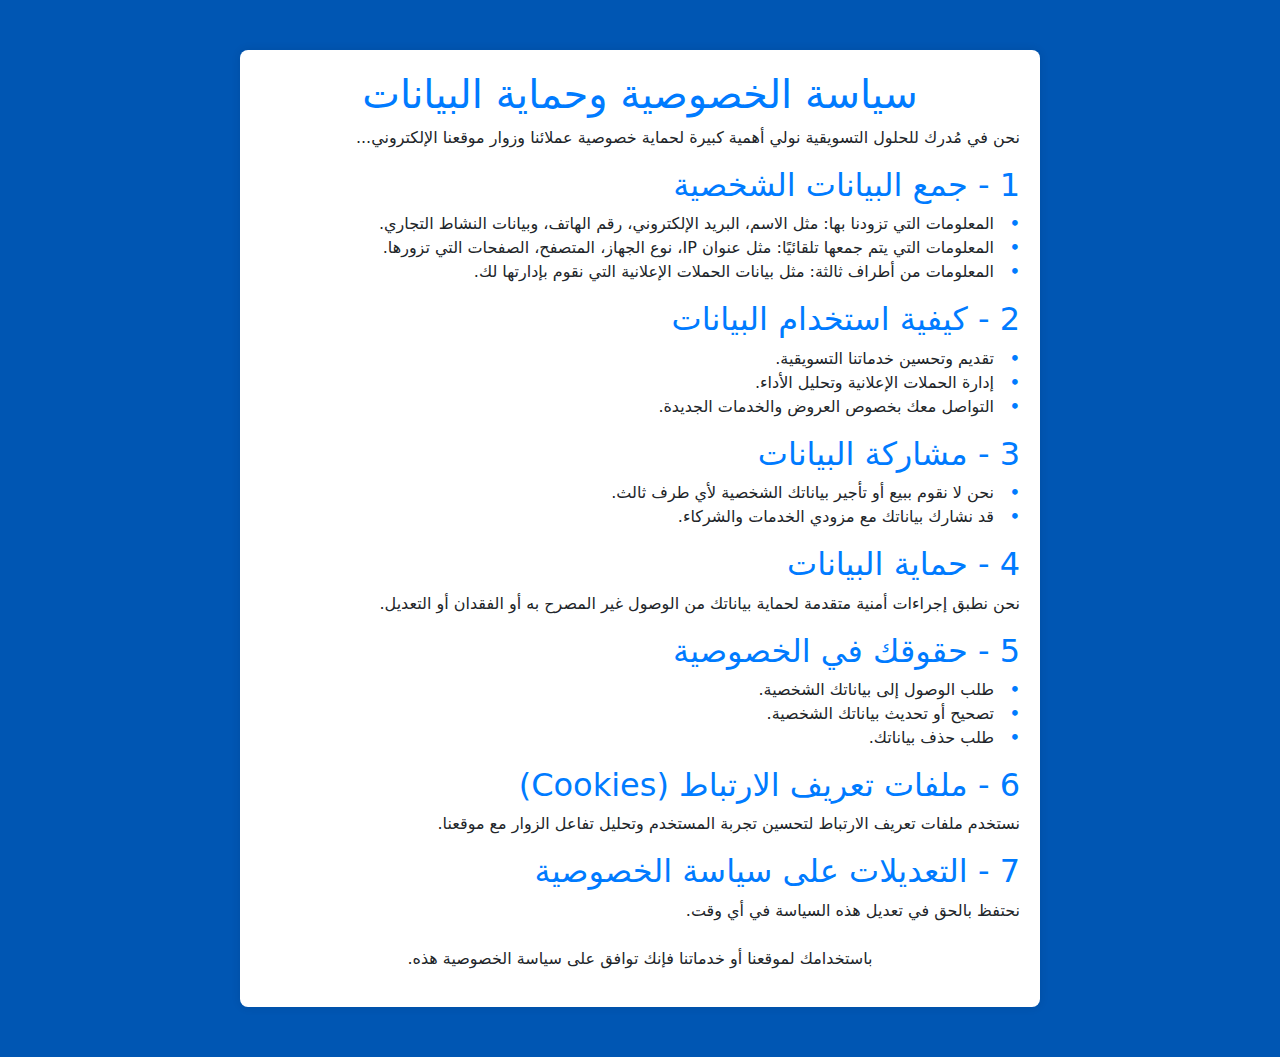
<file: privacy_policy.html>
<!DOCTYPE html>
<html lang="ar">
<head>
    <meta charset="UTF-8">
    <meta name="viewport" content="width=device-width, initial-scale=1.0">
    <title>سياسة الخصوصية وحماية البيانات</title>
    <link href="https://cdn.jsdelivr.net/npm/bootstrap@5.3.0/dist/css/bootstrap.min.css" rel="stylesheet">
    <style>
        body {
            background-color: #0056b3;
            direction: rtl;
            text-align: right;
        }
        .container {
            max-width: 800px;
            margin: 50px auto;
            background: white;
            padding: 20px;
            border-radius: 8px;
            box-shadow: 0 0 10px rgba(0, 0, 0, 0.1);
        }
        h1, h2 {
            color: #007bff;
        }
        ul {
            list-style: none;
            padding: 0;
        }
        ul li::before {
            content: "\2022";
            color: #007bff;
            font-weight: bold;
            display: inline-block; 
            width: 1em;
            margin-left: 10px;
        }
    </style>
</head>
<body>
    <div class="container">
        <h1 class="text-center">سياسة الخصوصية وحماية البيانات</h1>
        <p>نحن في مُدرك للحلول التسويقية نولي أهمية كبيرة لحماية خصوصية عملائنا وزوار موقعنا الإلكتروني...</p>
        
        <h2>1 - جمع البيانات الشخصية</h2>
        <ul>
            <li>المعلومات التي تزودنا بها: مثل الاسم، البريد الإلكتروني، رقم الهاتف، وبيانات النشاط التجاري.</li>
            <li>المعلومات التي يتم جمعها تلقائيًا: مثل عنوان IP، نوع الجهاز، المتصفح، الصفحات التي تزورها.</li>
            <li>المعلومات من أطراف ثالثة: مثل بيانات الحملات الإعلانية التي نقوم بإدارتها لك.</li>
        </ul>
        
        <h2>2 - كيفية استخدام البيانات</h2>
        <ul>
            <li>تقديم وتحسين خدماتنا التسويقية.</li>
            <li>إدارة الحملات الإعلانية وتحليل الأداء.</li>
            <li>التواصل معك بخصوص العروض والخدمات الجديدة.</li>
        </ul>
        
        <h2>3 - مشاركة البيانات</h2>
        <ul>
            <li>نحن لا نقوم ببيع أو تأجير بياناتك الشخصية لأي طرف ثالث.</li>
            <li>قد نشارك بياناتك مع مزودي الخدمات والشركاء.</li>
        </ul>
        
        <h2>4 - حماية البيانات</h2>
        <p>نحن نطبق إجراءات أمنية متقدمة لحماية بياناتك من الوصول غير المصرح به أو الفقدان أو التعديل.</p>
        
        <h2>5 - حقوقك في الخصوصية</h2>
        <ul>
            <li>طلب الوصول إلى بياناتك الشخصية.</li>
            <li>تصحيح أو تحديث بياناتك الشخصية.</li>
            <li>طلب حذف بياناتك.</li>
        </ul>
        
        <h2>6 - ملفات تعريف الارتباط (Cookies)</h2>
        <p>نستخدم ملفات تعريف الارتباط لتحسين تجربة المستخدم وتحليل تفاعل الزوار مع موقعنا.</p>
        
        <h2>7 - التعديلات على سياسة الخصوصية</h2>
        <p>نحتفظ بالحق في تعديل هذه السياسة في أي وقت.</p>
        
        <p class="text-center mt-4">باستخدامك لموقعنا أو خدماتنا فإنك توافق على سياسة الخصوصية هذه.</p>
    </div>
</body>
</html>
</file>
<file: assets/css/style.css>
@import url('https://fonts.googleapis.com/css2?family=Tajawal:wght@200;300;400;500;700;800;900&display=swap');
body{
  font-family: "Tajawal", serif;
  direction: rtl;
  background: #074d9c;
}
nav{
  background-color: #074d9c;
  color: white;
}
.container a img{
  width: 120px;
}
.nav-link{
  font-size: 1.2rem;
  margin-left: 0.5rem;
  font-weight: 500;
  color: white;

}
.nav-link:hover{
  color: #00204a;
}
.navbar-toggler:focus{
  color: #fefefe00 !important;
}

.navbar-toggler-icon:focus{
  color: #fefefe00 !important;
}

/* start landing */
.landing{
  background-color: #074d9c;
  min-height: calc(70vh - 56px);
}
.landing h1{
  font-size: 3rem;
  font-weight: 700;
  color: white;
  margin-bottom: 2rem;
}
.landing p{
  max-width: 700px;
  margin-bottom: 2rem;
  font-size: 1.2rem;
  color: white;
  margin: 20px auto;
}
.btn-main{
  background-color: #00204a;
  color: white;
  padding: 0.5rem 2rem;
  font-size: 1.2rem;
  border-radius: 15px;
  text-decoration: none;
}
.btn-main:hover{
  background-color: #fff;
  color: #00204a;
}


/* Slider */



/* set scroll animation */
/* RULES: calc(${width of slide-item + margin left + margin right}px * ${total slide-item}) */
@keyframes scroll-left {
  0% { transform: translateX(0); }
  100% { transform: translateX(calc(280px * 4));
    }
}

@keyframes scroll-right {
  0% { transform: translateX(calc(280px * 4)); 
  }
  100% { transform: translateX(0); }
}
.slider-body{
  width: 100%;
  background-color: #00204a;
}
.slider {
  margin: auto;
  overflow: hidden;
  position: relative;
  max-width: 80%; 
}

.slide-track {
  display: flex;
  width: calc(280px * 8);
}

.slide-track.left{
  animation: scroll-left 12s linear infinite; 
}

.slide-track.right{
  animation: scroll-right 12s linear infinite; 
}

.slide-track:hover {
  animation-play-state: paused;
}

.slide-item {
  width: 100px;
  margin: 15px 25px;
  border-radius: 10px;
  transition: transform 0.5s, box-shadow 0.5s;
   /* Added transition for smooth effect */

}

.slide-item:hover {
  transform: scale(1.05);
  cursor: pointer;
  box-shadow: 0 10px 5px -5px rgba(0, 0, 0, 0.678);
}

@media only screen and (max-width: 600px) {
  .slider{
      width: 100vw;
  }
}


/* Start Features */
.features{
  background-color: #074d9c;
  padding: 4rem 0;
}
.main-title img{
  width: 160px;
}
.features .feat svg{
  color: white;
  font-size: 5rem;
  transition: 0.5s;
}
.features .feat svg:hover{
  color: #00204a;
  font-size: 5.5rem;
}
.features h4{
  color: white;
}
/* Start Features */


/* slider section */
/* التصميم الأساسي */
.slider_section {
  background: #074d9c;
  display: flex;
  align-items: center;
  position: relative;
  padding: 45px 0 145px 0;
}

.slider_section .row {
  align-items: center;
}

.slider_section #customCarousel1 {
  width: 100%;
  position: unset;
}

.slider_section .detail-box {
  color: #00204a;
}

.slider_section .detail-box h1 {
  font-size: 3rem;
  font-weight: bold;
  text-transform: uppercase;
  margin-bottom: 15px;
  color: #ffffff;
}

.slider_section .detail-box p {
  color: #fefefe;
  font-size: 14px;
  line-height: 1.8;
}

.slider_section .btn-box {
  display: flex;
  margin: 0 -5px;
  margin-top: 25px;
}

.slider_section .btn-box a {
  margin: 5px;
  text-align: center;
  width: 165px;
}

.slider_section .btn1 {
  display: inline-block;
  padding: 10px 15px;
  background-color: #00bbf0;
  color: #ffffff;
  border-radius: 0;
  transition: all 0.3s;
  border: none;
}

.slider_section .btn1:hover {
  background-color: #007fa4;
}

.slider_section .btn2 {
  display: inline-block;
  padding: 10px 15px;
  background-color: #000000;
  color: #ffffff;
  border-radius: 0;
  transition: all 0.3s;
  border: none;
}

.slider_section .btn2:hover {
  background-color: black;
}

.slider_section .img-box {
  margin: 45px 0;
}

.slider_section .img-box img {
  width: 100%;
  animation: upDown 5s infinite;
}

@keyframes upDown {
  0% {
    transform: translateY(-45px);
  }
  50% {
    transform: translateY(45px);
  }
  100% {
    transform: translateY(-45px);
  }
}

@media (max-width: 768px) {
  .slider_section {
    padding: 30px 0 100px 0;
  }

  .slider_section .detail-box h1 {
    font-size: 2rem; 
    text-align: center; 
  }

  .slider_section .detail-box p {
    font-size: 12px;
    text-align: justify; 
    padding: 0 15px; 
    line-height: 1.6;
  }


}

@media (max-width: 576px) {
  .slider_section .detail-box h1 {
    font-size: 1.8rem; 
  }

  .slider_section .detail-box p {
    font-size: 11px; 
  }

  .slider_section .img-box img {
    margin-top: 20px; 
  }
}

/* End slider section */

/* Start Our Team */
.team{
  background-color:#074d9c;
}
.team .box{
  background-color: #074d9c;
  border-radius: 10px;
  padding: 1rem;
  margin: 1rem;
  text-align: center;
}
.team .box img{
  width: 100px;
  height: 100px;
  border-radius: 50%;
  margin-bottom: 1rem;
}
.team h2{
  color: white;
}
.team .box h4{
  background-color: #00204a;
  color:white;
  /* 001287 */
}
/* End Our Team */

/* Start Contact Us */
#section {
  width: 100%;
  direction: ltr;
  background-color: #074d9c; 
  padding-bottom: 2rem;
}

#container {
  width: 80%;
  box-shadow: 0px 0px 30px 10px rgba(0, 0, 0, 0.1);
  border-radius: 15px;
}

.form-custom {
  padding: 2rem;
  background-color: #00204a; 
  border-radius: 10px;
  box-shadow: 0 4px 10px rgba(0, 0, 0, 0.2);
}

.input-custom {
  background-color: #ffffff; 
  border: 2px solid #00204a; 
  color: #00204a; 
}

.input-custom::placeholder {
  color: #074d9c;
  opacity: 0.7;
}

.input-custom:focus {
  outline: none;
  border-color: #074d9c;
  box-shadow: 0 0 8px rgba(7, 77, 156, 0.6);
}

.btn-custom {
  background-color: #074d9c;
  color: white;
  border: none;
  transition: background-color 0.3s ease-in-out;
}

.btn-custom:hover {
  color: white;
  border: 0.5px solid #074d9c;
}

@media (max-width: 768px) {
  #container {
    width: 100%;
  }
}
/* End Contact Us */


.fade-in {
  opacity: 0;
  transform: translateY(20px);
  animation: fadeInUp 2s ease-in infinite;
  -webkit-animation: fadeInUp 2s ease-in infinite;
}

@keyframes fadeInUp {
  0% {
    opacity: 0;
    transform: translateY(20px);
  }
  100% {
    opacity: 1;
    transform: translateY(0);
  }
}

/* Start Footer */
footer{
  padding-top: 3rem;
  background-color: #00204a;
}
footer ul {
  padding-right: 0;
  list-style: none;
}
footer h4 {
  margin-bottom: 1rem;
}
/* End Footer */
</file>
